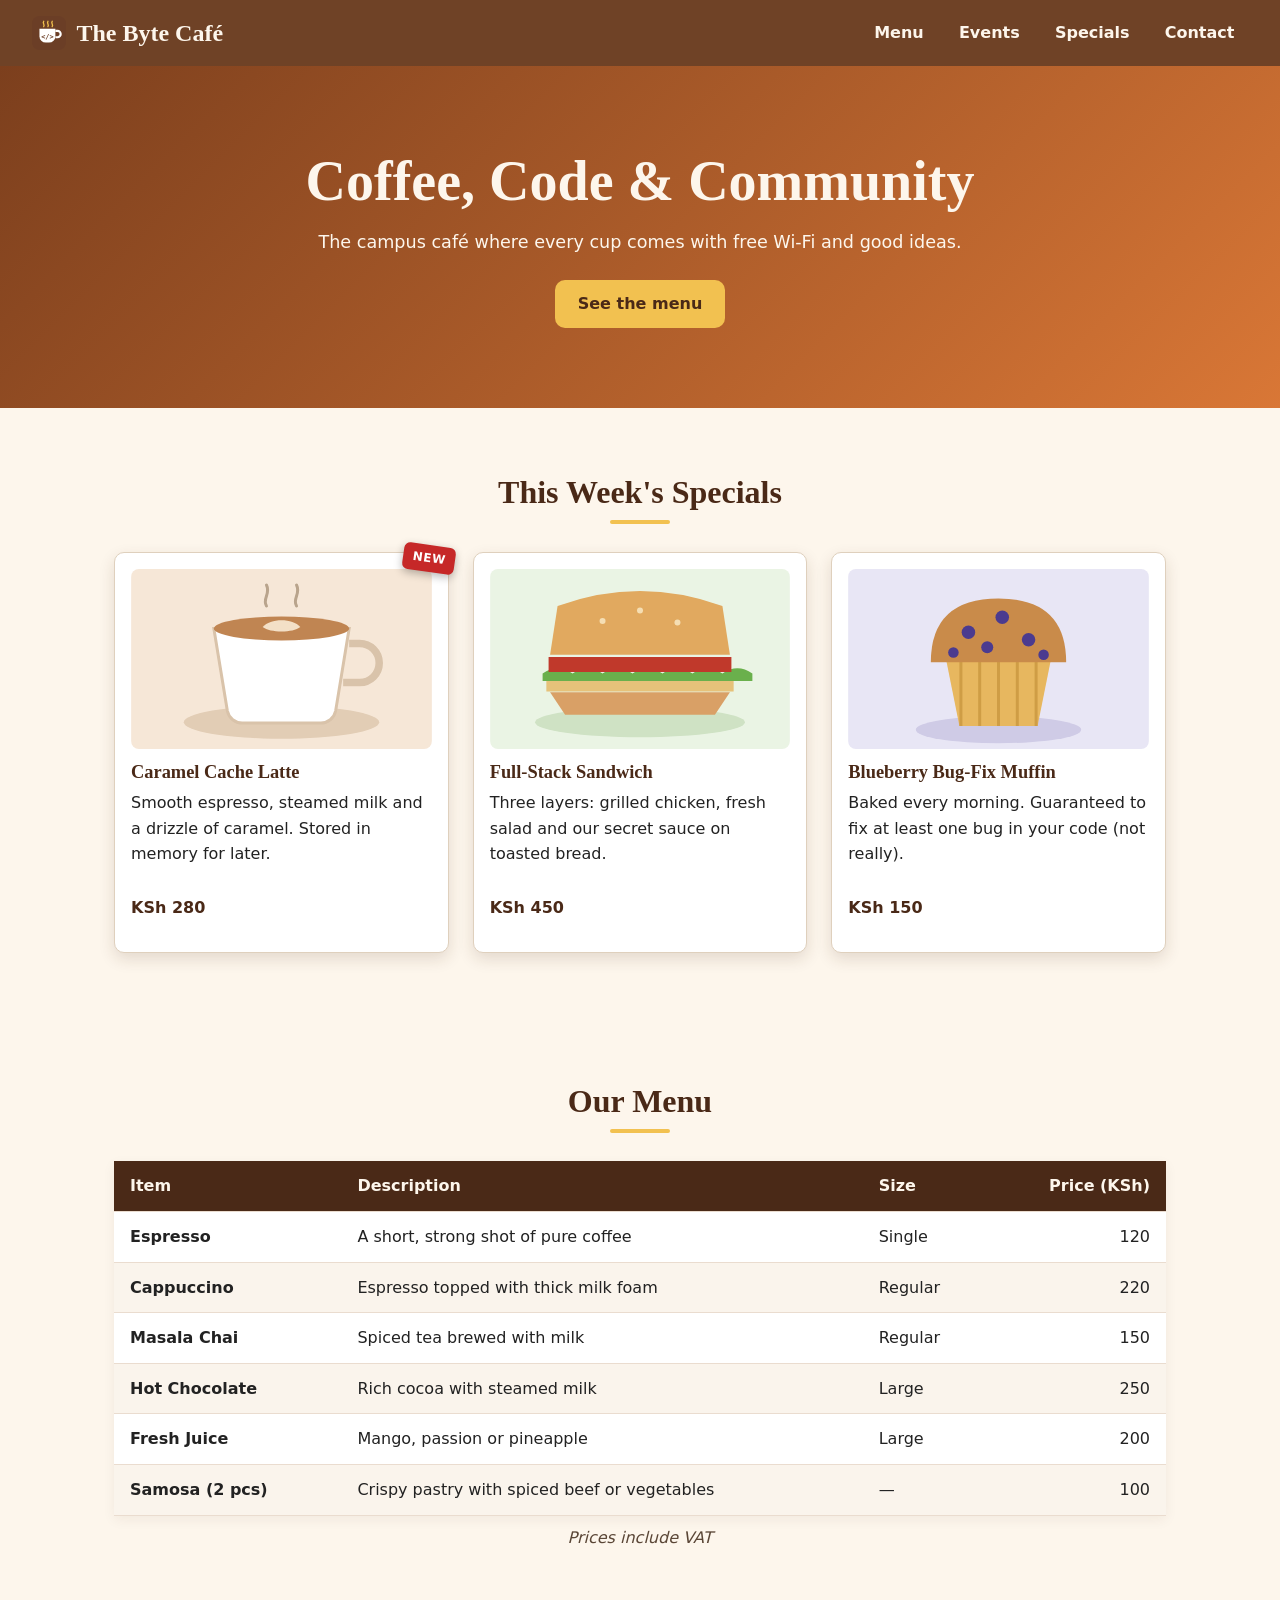
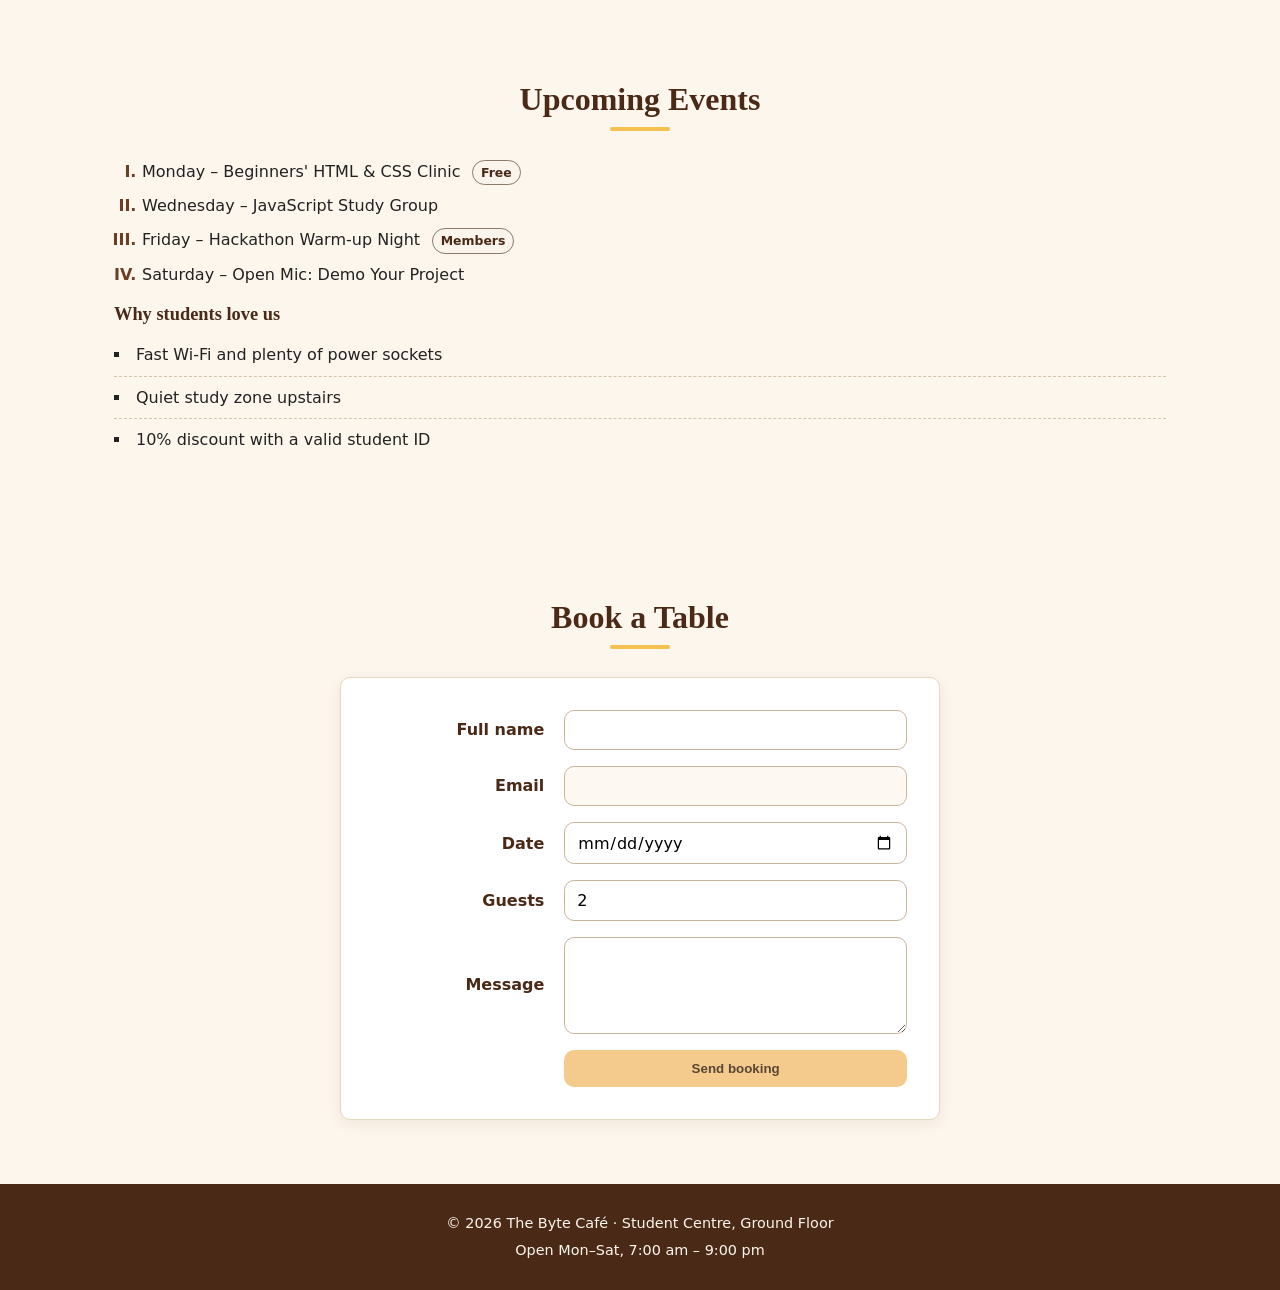
<file: index.html>
<!DOCTYPE html>
<html lang="en">
<head>
  <meta charset="UTF-8">
  <meta name="viewport" content="width=device-width, initial-scale=1.0">
  <title>The Byte Café</title>
  <link rel="stylesheet" href="css/style.css">
</head>
<body>
  <header class="site-header">
    <a class="logo" href="#">
      <img src="images/logo.svg" alt="The Byte Café logo">
      <span>The Byte Café</span>
    </a>
    <nav aria-label="Primary navigation">
      <ul class="nav-list">
        <li><a href="#menu">Menu</a></li>
        <li><a href="#events">Events</a></li>
        <li><a href="#specials">Specials</a></li>
        <li><a href="#contact">Contact</a></li>
      </ul>
    </nav>
  </header>

  <main>
    <section class="hero">
      <h1>Coffee, Code &amp; Community</h1>
      <p>The campus café where every cup comes with free Wi-Fi and good ideas.</p>
      <a class="btn btn-primary" href="#menu">See the menu</a>
    </section>

    <section id="specials">
      <h2>This Week's Specials</h2>
      <div class="card-list">
        <article class="card">
          <span class="badge">NEW</span>
          <img src="images/latte.svg" alt="Caramel Cache Latte">
          <h3>Caramel Cache Latte</h3>
          <p>Smooth espresso, steamed milk and a drizzle of caramel. Stored in memory for later.</p>
          <p class="price">KSh 280</p>
        </article>

        <article class="card">
          <img src="images/sandwich.svg" alt="Full-Stack Sandwich">
          <h3>Full-Stack Sandwich</h3>
          <p>Three layers: grilled chicken, fresh salad and our secret sauce on toasted bread.</p>
          <p class="price">KSh 450</p>
        </article>

        <article class="card">
          <img src="images/muffin.svg" alt="Blueberry Bug-Fix Muffin">
          <h3>Blueberry Bug-Fix Muffin</h3>
          <p>Baked every morning. Guaranteed to fix at least one bug in your code (not really).</p>
          <p class="price">KSh 150</p>
        </article>
      </div>
    </section>

    <section id="menu">
      <h2>Our Menu</h2>
      <table>
        <caption>Prices include VAT</caption>
        <thead>
          <tr>
            <th>Item</th>
            <th>Description</th>
            <th>Size</th>
            <th>Price (KSh)</th>
          </tr>
        </thead>
        <tbody>
          <tr>
            <td>Espresso</td>
            <td>A short, strong shot of pure coffee</td>
            <td>Single</td>
            <td>120</td>
          </tr>
          <tr>
            <td>Cappuccino</td>
            <td>Espresso topped with thick milk foam</td>
            <td>Regular</td>
            <td>220</td>
          </tr>
          <tr>
            <td>Masala Chai</td>
            <td>Spiced tea brewed with milk</td>
            <td>Regular</td>
            <td>150</td>
          </tr>
          <tr>
            <td>Hot Chocolate</td>
            <td>Rich cocoa with steamed milk</td>
            <td>Large</td>
            <td>250</td>
          </tr>
          <tr>
            <td>Fresh Juice</td>
            <td>Mango, passion or pineapple</td>
            <td>Large</td>
            <td>200</td>
          </tr>
          <tr>
            <td>Samosa (2 pcs)</td>
            <td>Crispy pastry with spiced beef or vegetables</td>
            <td>—</td>
            <td>100</td>
          </tr>
        </tbody>
      </table>
    </section>

    <section id="events">
      <h2>Upcoming Events</h2>
      <ol class="event-list">
        <li>Monday – Beginners' HTML &amp; CSS Clinic <span class="tag tag-free">Free</span></li>
        <li>Wednesday – JavaScript Study Group</li>
        <li>Friday – Hackathon Warm-up Night <span class="tag tag-members">Members</span></li>
        <li>Saturday – Open Mic: Demo Your Project</li>
      </ol>

      <h3>Why students love us</h3>
      <ul class="feature-list">
        <li>Fast Wi-Fi and plenty of power sockets</li>
        <li>Quiet study zone upstairs</li>
        <li>10% discount with a valid student ID</li>
      </ul>
    </section>

    <section id="contact">
      <h2>Book a Table</h2>
      <form class="booking-form">
        <label for="name">Full name</label>
        <input id="name" name="name" type="text">

        <label for="email">Email</label>
        <input id="email" name="email" type="email">

        <label for="date">Date</label>
        <input id="date" name="date" type="date">

        <label for="guests">Guests</label>
        <input id="guests" name="guests" type="number" value="2">

        <label for="message">Message</label>
        <textarea id="message" name="message" rows="4"></textarea>

        <button class="btn btn-primary" type="submit">Send booking</button>
      </form>
    </section>
  </main>

  <footer>
    <p>© 2026 The Byte Café · Student Centre, Ground Floor</p>
    <p>Open Mon–Sat, 7:00 am – 9:00 pm</p>
  </footer>
</body>
</html>
</file>
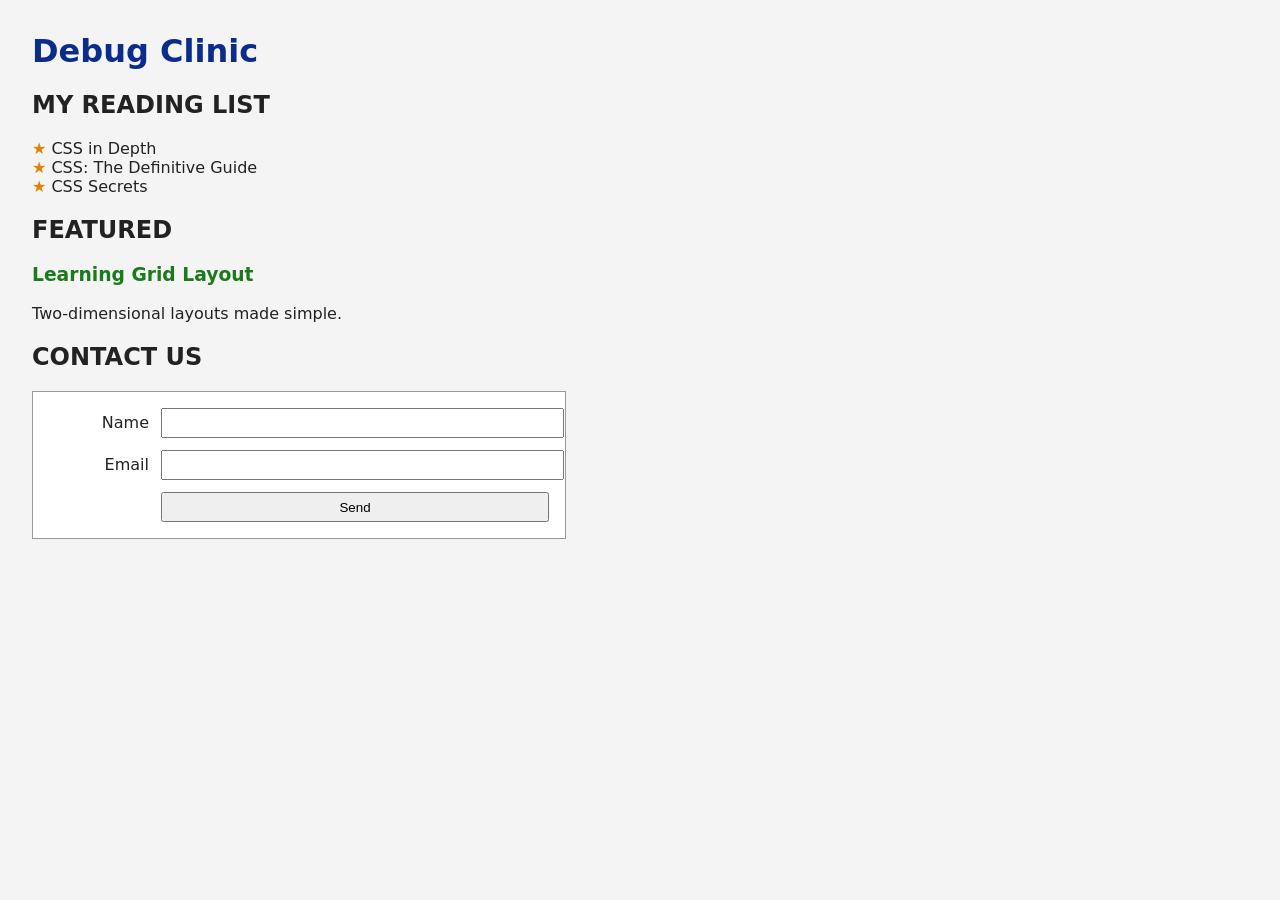
<file: exercises/buggy.html>
<!DOCTYPE html>
<html lang="en">
<head>
  <meta charset="UTF-8">
  <meta name="viewport" content="width=device-width, initial-scale=1.0">
  <title>Debug Clinic</title>
  <style>
    body {
      font-family: system-ui, -apple-system, sans-serif;
      background-color: #f4f4f4;
      color: #222222;
      margin: 2rem;
    }

    h1 {
      color: #0b2c8a;
    }

    .reading-list {
      list-style-type: none;
      padding-left: 0;
    }

    .reading-list li::before {
      content: "★ ";
      color: #e67e00;
    }

    .featured-title {
      color: #1b7a1b;
    }

    .contact-box {
      border: 1px solid #999999;
      padding: 1rem;
      max-width: 500px;
      background-color: #ffffff;
    }

    .form-row {
      display: grid;
      grid-template-columns: 100px 1fr;
      gap: 0.75rem;
      align-items: center;
      margin-bottom: 0.75rem;
    }

    .form-row label {
      text-align: right;
    }

    .form-row input {
      width: 100%;
      padding: 0.35rem;
    }

    .form-actions {
      display: grid;
      grid-template-columns: 100px 1fr;
      gap: 0.75rem;
    }

    .form-actions button {
      grid-column: 2 / 3;
      width: 100%;
      padding: 0.35rem;
    }
  </style>
</head>
<body>
  <h1>Debug Clinic</h1>

  <section>
    <h2>MY READING LIST</h2>
    <ul class="reading-list">
      <li>CSS in Depth</li>
      <li>CSS: The Definitive Guide</li>
      <li>CSS Secrets</li>
    </ul>
  </section>

  <section>
    <h2>FEATURED</h2>
    <h3 class="featured-title">Learning Grid Layout</h3>
    <p>Two-dimensional layouts made simple.</p>
  </section>

  <section>
    <h2>CONTACT US</h2>
    <div class="contact-box">
      <form>
        <div class="form-row">
          <label for="name">Name</label>
          <input id="name" name="name" type="text">
        </div>
        <div class="form-row">
          <label for="email">Email</label>
          <input id="email" name="email" type="email">
        </div>
        <div class="form-actions">
          <button type="submit">Send</button>
        </div>
      </form>
    </div>
  </section>
</body>
</html>
</file>
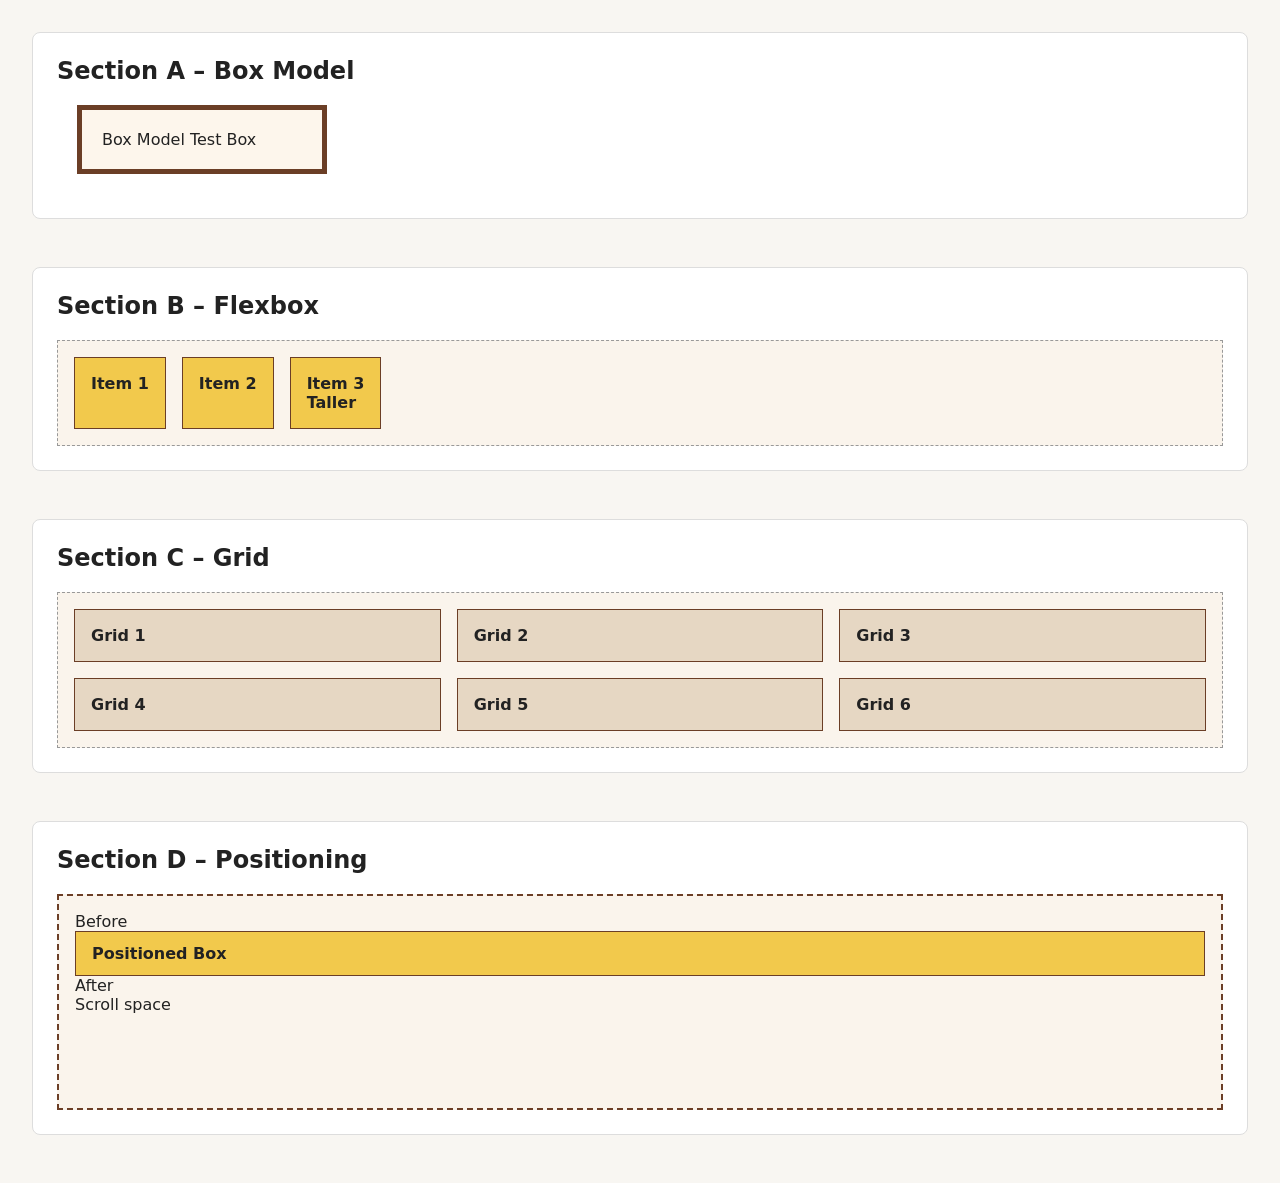
<file: exercises/layout-playground.html>
<!DOCTYPE html>
<html lang="en">
<head>
  <meta charset="UTF-8">
  <title>Layout Playground – Parts 5, 7, 8, 9</title>
  <style>
    body {
      font-family: system-ui, -apple-system, sans-serif;
      margin: 2rem;
      background-color: #f8f6f2;
      color: #222222;
    }

    section {
      margin-bottom: 3rem;
      padding: 1.5rem;
      background-color: #ffffff;
      border: 1px solid #dddddd;
      border-radius: 8px;
    }

    h2 {
      margin-top: 0;
    }

    /* Section A: Box Model */
    .box-a {
      width: 200px;
      padding: 20px;
      border: 5px solid #6b3e26;
      margin: 20px;
      box-sizing: content-box;
      background-color: #fdf6ec;
    }

    /* Section B: Flexbox */
    .flex-b {
      display: flex;
      gap: 1rem;
      padding: 1rem;
      background-color: #faf4ec;
      border: 1px dashed #999999;
    }

    .flex-item {
      padding: 1rem;
      background-color: #f2c94c;
      border: 1px solid #6b3e26;
      font-weight: 600;
    }

    /* Section C: Grid */
    .grid-c {
      display: grid;
      grid-template-columns: repeat(3, 1fr);
      gap: 1rem;
      padding: 1rem;
      background-color: #faf4ec;
      border: 1px dashed #999999;
    }

    .grid-item {
      padding: 1rem;
      background-color: #e6d7c3;
      border: 1px solid #6b3e26;
      font-weight: 600;
    }

    /* Section D: Positioning */
    .pos-playground {
      position: relative;
      height: 180px;
      overflow: auto;
      padding: 1rem;
      background-color: #faf4ec;
      border: 2px dashed #6b3e26;
    }

    .pos-box {
      padding: 0.75rem 1rem;
      background-color: #f2c94c;
      border: 1px solid #6b3e26;
      font-weight: 600;
    }
  </style>
</head>
<body>
  <section id="sec-a">
    <h2>Section A – Box Model</h2>
    <div class="box-a">Box Model Test Box</div>
  </section>

  <section id="sec-b">
    <h2>Section B – Flexbox</h2>
    <div class="flex-b">
      <div class="flex-item">Item 1</div>
      <div class="flex-item">Item 2</div>
      <div class="flex-item">Item 3<br>Taller</div>
    </div>
  </section>

  <section id="sec-c">
    <h2>Section C – Grid</h2>
    <div class="grid-c">
      <div class="grid-item">Grid 1</div>
      <div class="grid-item">Grid 2</div>
      <div class="grid-item">Grid 3</div>
      <div class="grid-item">Grid 4</div>
      <div class="grid-item">Grid 5</div>
      <div class="grid-item">Grid 6</div>
    </div>
  </section>

  <section id="sec-d">
    <h2>Section D – Positioning</h2>
    <div class="pos-playground">
      <div>Before</div>
      <div class="pos-box">Positioned Box</div>
      <div>After</div>
      <div style="height: 260px;">Scroll space</div>
    </div>
  </section>
</body>
</html>
</file>
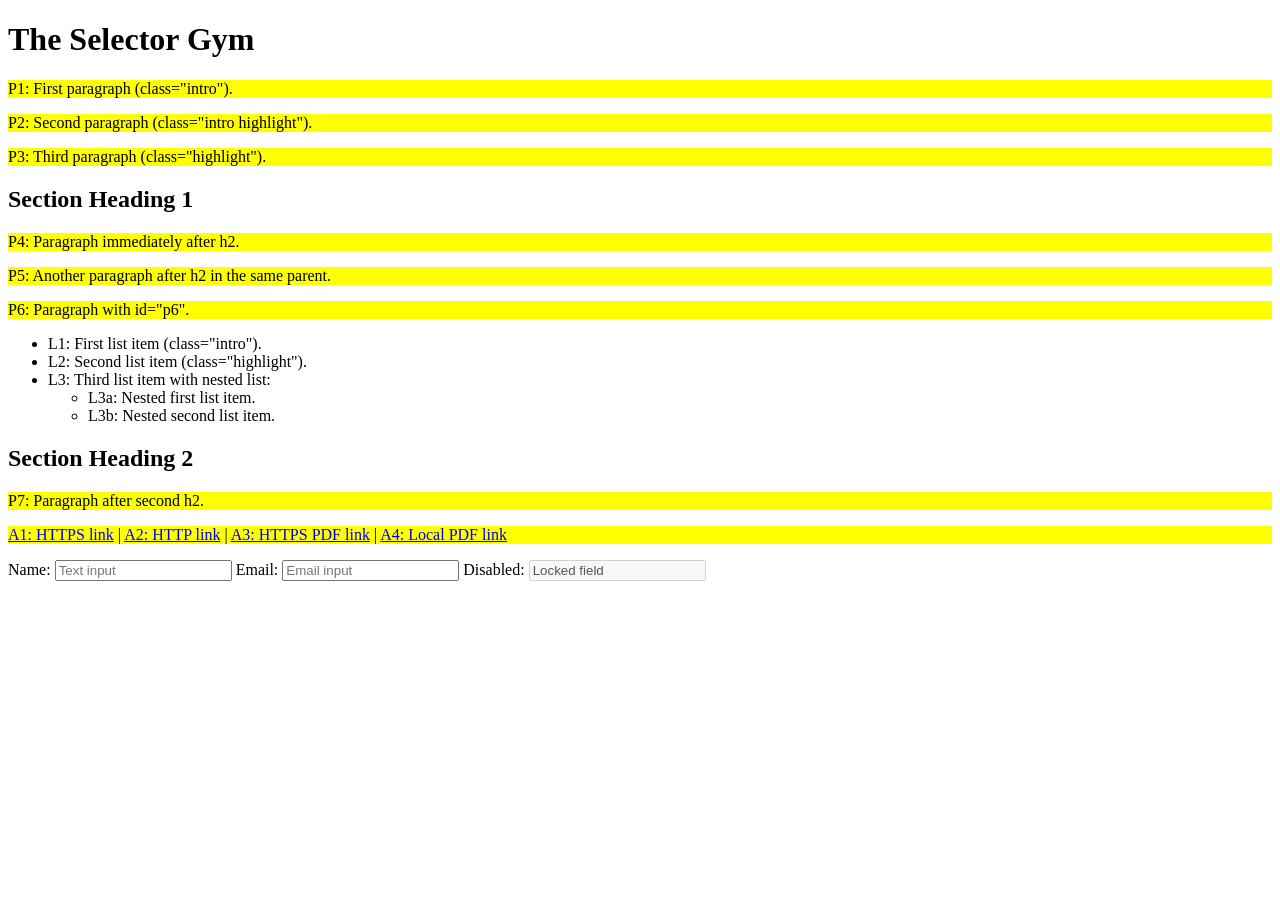
<file: exercises/selectors.html>
<!DOCTYPE html>
<html lang="en">
<head>
  <meta charset="UTF-8">
  <meta name="viewport" content="width=device-width, initial-scale=1.0">
  <title>Part 2 – The Selector Gym</title>
  <link rel="stylesheet" href="css/selectors.css">
</head>
<body>
  <h1>The Selector Gym</h1>

  <p class="intro">P1: First paragraph (class="intro").</p>
  <p class="intro highlight">P2: Second paragraph (class="intro highlight").</p>
  <p class="highlight">P3: Third paragraph (class="highlight").</p>

  <h2>Section Heading 1</h2>
  <p>P4: Paragraph immediately after h2.</p>
  <p>P5: Another paragraph after h2 in the same parent.</p>
  <p id="p6">P6: Paragraph with id="p6".</p>

  <ul>
    <li class="intro">L1: First list item (class="intro").</li>
    <li class="highlight">L2: Second list item (class="highlight").</li>
    <li>
      L3: Third list item with nested list:
      <ul>
        <li>L3a: Nested first list item.</li>
        <li>L3b: Nested second list item.</li>
      </ul>
    </li>
  </ul>

  <h2>Section Heading 2</h2>
  <p>P7: Paragraph after second h2.</p>

  <p>
    <a href="https://example.com">A1: HTTPS link</a> |
    <a href="http://example.com">A2: HTTP link</a> |
    <a href="https://example.com/guide.pdf">A3: HTTPS PDF link</a> |
    <a href="notes.pdf">A4: Local PDF link</a>
  </p>

  <form>
    <label for="name-input">Name:</label>
    <input id="name-input" type="text" placeholder="Text input">

    <label for="email-input">Email:</label>
    <input id="email-input" type="email" placeholder="Email input">

    <label for="disabled-input">Disabled:</label>
    <input id="disabled-input" type="text" value="Locked field" disabled>
  </form>
</body>
</html>
</file>
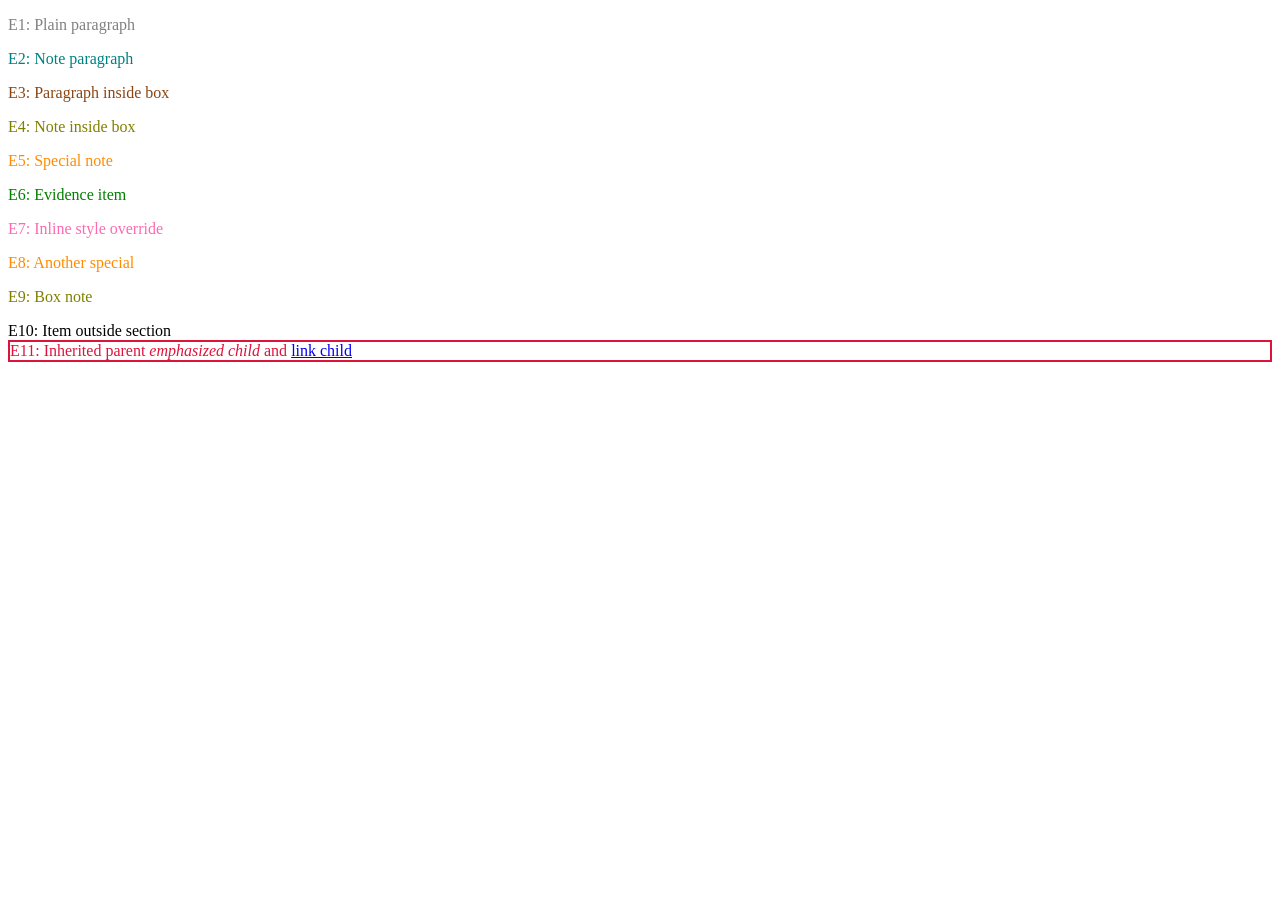
<file: exercises/specificity.html>
<!DOCTYPE html>
<html lang="en">
<head>
  <meta charset="UTF-8">
  <title>Part 3 – Specificity Detective</title>
  <style>
    /* R1 */
    p { color: gray; }
    /* R2 */
    .note { color: teal; }
    /* R3 */
    div p { color: navy; }
    /* R4 */
    .box .note { color: purple; }
    /* R5 */
    #special { color: crimson; }
    /* R6 */
    div.box p.note { color: olive; }
    /* R7 */
    .box > p { color: saddlebrown; }
    /* R8 */
    p#special { color: darkorange; }
    /* R9 */
    #evidence { color: green; }
    /* R10 */
    section .item { color: slateblue; }
    /* R11 */
    .inherit-demo { color: crimson; border: 2px solid crimson; }
  </style>
</head>
<body>
  <p>E1: Plain paragraph</p>
  <p class="note">E2: Note paragraph</p>
  <div class="box">
    <p>E3: Paragraph inside box</p>
    <p class="note">E4: Note inside box</p>
  </div>
  <p id="special" class="note">E5: Special note</p>
  <section>
    <div id="evidence" class="item">E6: Evidence item</div>
  </section>
  <p id="special" style="color: hotpink;">E7: Inline style override</p>
  <p id="special">E8: Another special</p>
  <div class="box">
    <p class="note">E9: Box note</p>
  </div>
  <div class="item">E10: Item outside section</div>
  <div class="inherit-demo">
    E11: Inherited parent <em id="em-child">emphasized child</em> and <a href="#">link child</a>
  </div>
</body>
</html>
</file>
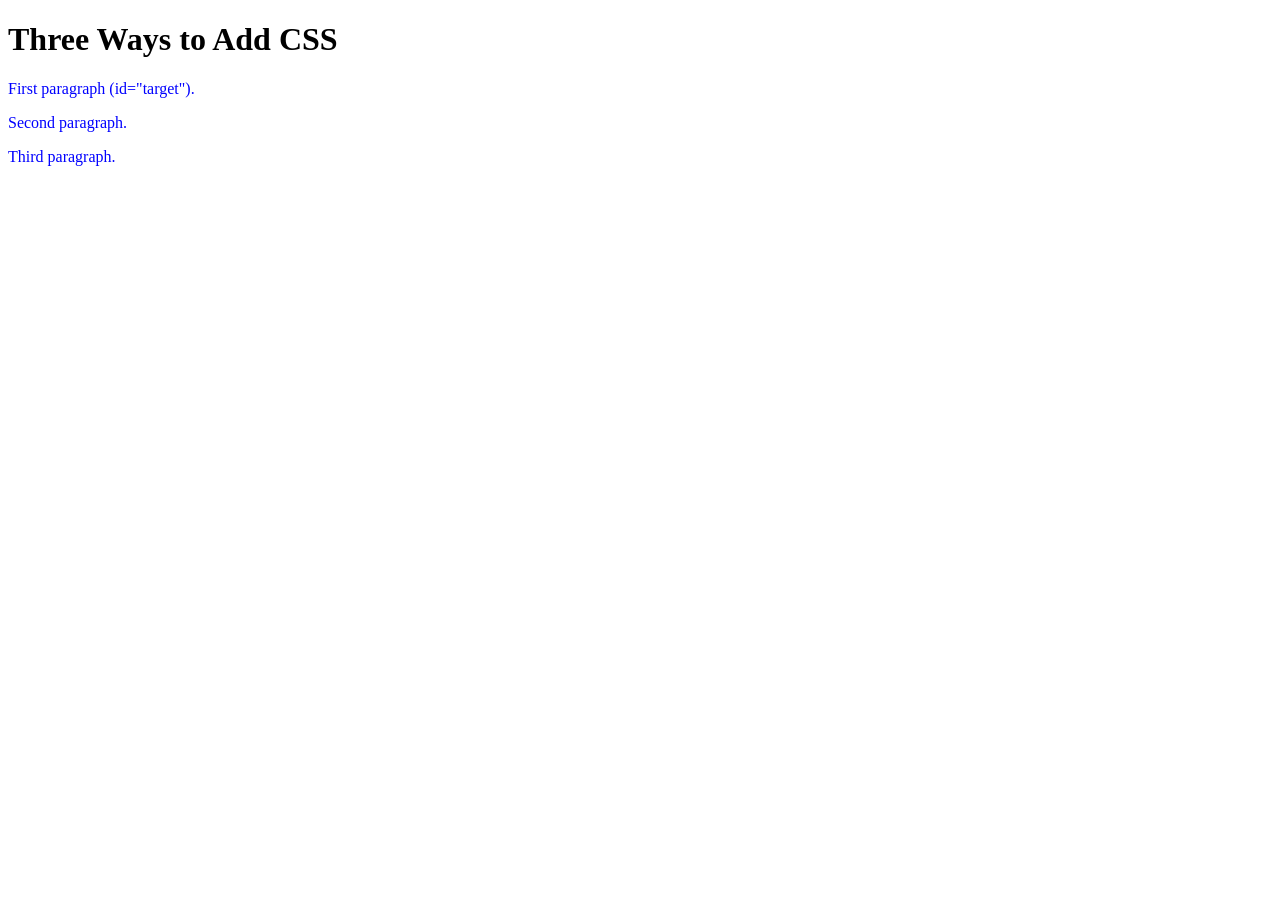
<file: exercises/three-ways.html>
<!DOCTYPE html>
<html lang="en">
<head>
  <meta charset="UTF-8">
  <title>Part 1 – Three Ways to Add CSS</title>
  <link rel="stylesheet" href="css/three-ways.css">
  <!-- STEP B -->
</head>
<body>
  <h1>Three Ways to Add CSS</h1>
  <p id="target">First paragraph (id="target").</p>
  <p>Second paragraph.</p>
  <p>Third paragraph.</p>
</body>
</html>
</file>
<file: css/style.css>
/* =====================================================================
   The Byte Café – Stylesheet
   ===================================================================== */

:root {
  --brown: #6b3e26;
  --brown-dark: #4a2917;
  --cream: rgb(253 246 236);
  --gold: hsl(42 86% 63%);
  --text: #222222;
  --radius: 10px;
}

*,
*::before,
*::after {
  box-sizing: border-box;
}

body {
  margin: 0;
  font-family: system-ui, -apple-system, "Segoe UI", Roboto, sans-serif;
  font-size: 1rem;
  line-height: 1.6;
  color: var(--text);
  background-color: var(--cream);
}

h1,
h2,
h3 {
  font-family: Georgia, "Times New Roman", serif;
  line-height: 1.25;
  color: var(--brown-dark);
}

h1 {
  font-size: 2.5rem;
  margin: 0 0 0.75rem;
}

h2 {
  font-size: 2rem;
  text-align: center;
  margin: 0 0 1.75rem;
}

h2::after {
  content: "";
  display: block;
  width: 60px;
  height: 4px;
  background-color: var(--gold);
  margin: 0.5rem auto 0;
  border-radius: 999px;
}

h3 {
  font-size: 1.15rem;
  margin: 0.75rem 0 0.4rem;
}

p {
  max-width: 65ch;
  margin-top: 0;
}

img {
  max-width: 100%;
  display: block;
}

:link {
  color: var(--brown);
}

:visited {
  color: var(--brown-dark);
}

:focus-visible {
  outline: 3px solid var(--gold);
  outline-offset: 2px;
}

.site-header {
  position: sticky;
  top: 0;
  z-index: 100;
  display: flex;
  justify-content: space-between;
  align-items: center;
  flex-wrap: wrap;
  gap: 1rem;
  padding: 0.85rem 2rem;
  background-color: #6f4226;
  color: #fdf6ec;
  border-bottom: none;
}

a.logo,
a.logo:link,
a.logo:visited,
a.logo:hover,
a.logo:active,
a.logo span,
a.logo:link span,
a.logo:visited span,
a.logo:hover span,
a.logo:active span {
  display: inline-flex;
  align-items: center;
  gap: 0.65rem;
  color: #fdf6ec;
  text-decoration: none;
  font-family: Georgia, "Times New Roman", serif;
  font-size: 1.5rem;
  font-weight: 700;
  opacity: 1;
  visibility: visible;
}

.logo img {
  width: 34px;
  height: 34px;
  object-fit: contain;
}

.nav-list {
  display: flex;
  align-items: center;
  flex-wrap: wrap;
  gap: 0.5rem;
  list-style: none;
  margin: 0;
  padding: 0;
}

.nav-list a,
.nav-list a:visited {
  display: inline-block;
  padding: 0.35rem 0.85rem;
  border-radius: 999px;
  color: #fdf6ec;
  text-decoration: none;
  font-weight: 600;
  transition: background-color 0.2s ease, color 0.2s ease;
}

.nav-list a:hover,
.nav-list a:active {
  background-color: var(--gold);
  color: var(--brown-dark);
}

main > section:not(.hero) {
  max-width: 1100px;
  margin: 0 auto;
  padding: 4rem 1.5rem;
}

.hero {
  width: 100vw;
  max-width: 100%;
  margin-left: calc(50% - 50vw);
  margin-right: calc(50% - 50vw);
  margin-top: 0;
  margin-bottom: 0;
  background: linear-gradient(135deg, #7c3f1d, #d97736);
  color: #fdf6ec;
  text-align: center;
  padding: 5rem 2rem;
}

.hero h1 {
  font-size: clamp(2.25rem, 5vw, 3.5rem);
  color: #fdf6ec;
}

.hero p {
  margin: 0 auto 1.5rem;
  color: #fdf6ec;
  font-size: 1.1rem;
}

.btn,
.btn-primary,
.btn:visited,
.btn-primary:visited {
  display: inline-block;
  padding: 0.7rem 1.4rem;
  background-color: var(--gold);
  color: var(--brown-dark);
  text-decoration: none;
  font-weight: 700;
  border-radius: var(--radius);
  border: none;
  cursor: pointer;
  transition: background-color 0.2s ease, color 0.2s ease;
}

.btn:hover,
.btn-primary:hover,
.btn:active,
.btn-primary:active {
  background-color: #fdf6ec;
  color: var(--brown-dark);
}

.card-list {
  display: grid;
  grid-template-columns: repeat(auto-fit, minmax(260px, 1fr));
  gap: 1.5rem;
  align-items: stretch;
}

.card {
  position: relative;
  display: flex;
  flex-direction: column;
  background-color: #ffffff;
  padding: 1rem;
  border-radius: var(--radius);
  border: 1px solid #dfd0bd;
  box-shadow: 0 6px 16px rgba(74, 41, 23, 0.14);
}

.card img {
  width: 100%;
  height: 180px;
  object-fit: cover;
  border-radius: calc(var(--radius) - 2px);
}

.card .price {
  margin-top: auto;
  padding-top: 0.75rem;
  font-weight: 700;
  color: var(--brown-dark);
}

.badge {
  position: absolute;
  top: -0.5rem;
  right: -0.5rem;
  background-color: #c62828;
  color: #ffffff;
  padding: 0.25rem 0.6rem;
  border-radius: 6px;
  font-size: 0.75rem;
  font-weight: 700;
  text-transform: uppercase;
  letter-spacing: 0.05em;
  transform: rotate(8deg);
  box-shadow: 0 3px 8px rgba(0, 0, 0, 0.28);
}

.event-list {
  list-style-type: upper-roman;
  padding-left: 1.75rem;
}

.event-list li {
  margin-bottom: 0.5rem;
}

.event-list li::marker {
  color: var(--brown);
  font-weight: 700;
}

.tag {
  display: inline-block;
  margin-left: 0.4rem;
  padding: 0.1rem 0.5rem;
  font-size: 0.78rem;
  font-weight: 600;
  border-radius: 999px;
  border: 1px solid #8c7a6b;
  background-color: #faf4ec;
  color: var(--brown-dark);
}

.feature-list {
  list-style-type: square;
  list-style-position: inside;
  padding-left: 0;
}

.feature-list li + li {
  border-top: 1px dashed #d4c2aa;
  padding-top: 0.5rem;
  margin-top: 0.5rem;
}

table {
  width: 100%;
  border-collapse: collapse;
  background-color: #ffffff;
  box-shadow: 0 4px 12px rgba(74, 41, 23, 0.06);
}

th,
td {
  padding: 0.75rem 1rem;
  border-bottom: 1px solid #eadccf;
  text-align: left;
}

thead th,
thead th:hover,
thead th:active {
  background-color: var(--brown-dark);
  color: #fdf6ec;
  font-weight: 700;
}

tbody tr:nth-child(even) {
  background-color: #faf4ec;
}

tbody tr:hover {
  background-color: #f3e6d3;
}

td:first-child,
th:first-child {
  font-weight: 700;
}

td:last-child,
th:last-child {
  text-align: right;
}

caption {
  caption-side: bottom;
  font-style: italic;
  color: #5a4636;
  padding-top: 0.6rem;
}

.booking-form {
  display: grid;
  grid-template-columns: 1fr 2fr;
  gap: 1rem 1.25rem;
  max-width: 600px;
  margin: 0 auto;
  padding: 2rem;
  background-color: #ffffff;
  border-radius: var(--radius);
  border: 1px solid #e6d7c3;
  box-shadow: 0 4px 14px rgba(74, 41, 23, 0.08);
}

.booking-form label {
  grid-column: 1 / 2;
  align-self: center;
  text-align: right;
  font-weight: 600;
  color: var(--brown-dark);
}

.booking-form input,
.booking-form textarea {
  grid-column: 2 / 3;
  width: 100%;
  padding: 0.6rem 0.75rem;
  border: 1px solid #c9b59c;
  border-radius: var(--radius);
  font-family: inherit;
  font-size: 1rem;
  background-color: #ffffff;
}

.booking-form input:focus,
.booking-form textarea:focus {
  outline: 2px solid var(--gold);
  border-color: var(--brown);
}

.booking-form input[type="email"] {
  background-color: #fdf9f2;
}

.booking-form button,
.booking-form .btn,
.booking-form .btn-primary {
  grid-column: 2 / 3;
  width: 100%;
  justify-self: stretch;
  text-align: center;
  background-color: #f4cb8d;
  color: #5a4636;
  font-weight: 700;
}

.booking-form button:hover,
.booking-form .btn:hover,
.booking-form .btn-primary:hover {
  background-color: var(--gold);
  color: var(--brown-dark);
}

footer {
  text-align: center;
  padding: 1.5rem 2rem;
  background-color: var(--brown-dark);
  color: #fdf6ec;
  font-size: 0.9rem;
}

footer p {
  margin: 0.25rem auto;
  color: #fdf6ec;
}

@media (max-width: 768px) {
  .site-header {
    position: static;
    flex-direction: column;
    padding: 1rem;
  }

  .nav-list {
    justify-content: center;
  }

  .hero {
    padding: 2.5rem 1.25rem;
  }

  .booking-form,
  .booking-form * {
    position: static;
    float: none;
    grid-column: 1 / -1;
    grid-row: auto;
    flex: 1 1 100%;
  }

  .booking-form {
    display: flex;
    flex-direction: column;
    align-items: stretch;
    gap: 0.65rem;
    padding: 1.25rem;
  }

  .booking-form label {
    display: block;
    width: 100%;
    text-align: left;
    margin-top: 0.25rem;
  }

  .booking-form input,
  .booking-form textarea {
    display: block;
    width: 100%;
    max-width: 100%;
    text-align: left;
    margin-bottom: 0.35rem;
  }

  .booking-form button,
  .booking-form .btn,
  .booking-form .btn-primary,
  .booking-form [type="submit"] {
    display: block;
    width: 100%;
    max-width: 100%;
    text-align: center;
    margin-top: 0.5rem;
    padding: 0.85rem 1.25rem;
  }

  th:nth-child(2),
  td:nth-child(2) {
    display: none;
  }
}

body.dark {
  --cream: #1b1410;
  --brown: #9c5a35;
  --brown-dark: #120b07;
  --gold: hsl(42 86% 63%);
  --text: #f5ede3;
}

@media print {
  .site-header,
  .hero,
  .booking-form {
    display: none;
  }

  body {
    background-color: #ffffff;
    color: #000000;
  }

  table,
  th,
  td {
    background-color: #ffffff;
    color: #000000;
    border: 1px solid #000000;
  }
}
</file>
<file: exercises/css/selectors.css>
/* =====================================================================
   Part 2 – The Selector Gym
   Uncomment one rule at a time to test S1–S14.
   ===================================================================== */

/* S1: All paragraphs */
p {
  background-color: yellow;
}

/* S2: Only elements with class "intro" */
/* .intro {
  background-color: yellow;
} */

/* S3: Only the element with BOTH classes intro and highlight */
/* .intro.highlight {
  background-color: yellow;
} */

/* S4: Only paragraph P6 (use its id) */
/* #p6 {
  background-color: yellow;
} */

/* S5: Only the <li> with class highlight (not P3!) */
/* li.highlight {
  background-color: yellow;
} */

/* S6: Only the nested list item L3a */
/* ul ul li {
  background-color: yellow;
} */

/* S7: Every paragraph immediately after an <h2> */
/* h2 + p {
  background-color: yellow;
} */

/* S8: Every paragraph after an <h2> (same parent) */
/* h2 ~ p {
  background-color: yellow;
} */

/* S9: Links whose href starts with "https" */
/* a[href^="https"] {
  background-color: yellow;
} */

/* S10: Links whose href ends with ".pdf" */
/* a[href$=".pdf"] {
  background-color: yellow;
} */

/* S11: Only the email input */
/* input[type="email"] {
  background-color: yellow;
} */

/* S12: Only disabled inputs */
/* input:disabled {
  background-color: yellow;
} */

/* S13: The first list item in every list */
/* li:first-child {
  background-color: yellow;
} */

/* S14: Both <h2> headings AND P6, in one rule */
/* h2, #p6 {
  background-color: yellow;
} */
</file>
<file: exercises/css/three-ways.css>
/* Part 1 – Three Ways to Add CSS */
p {
  color: blue;
}
</file>
